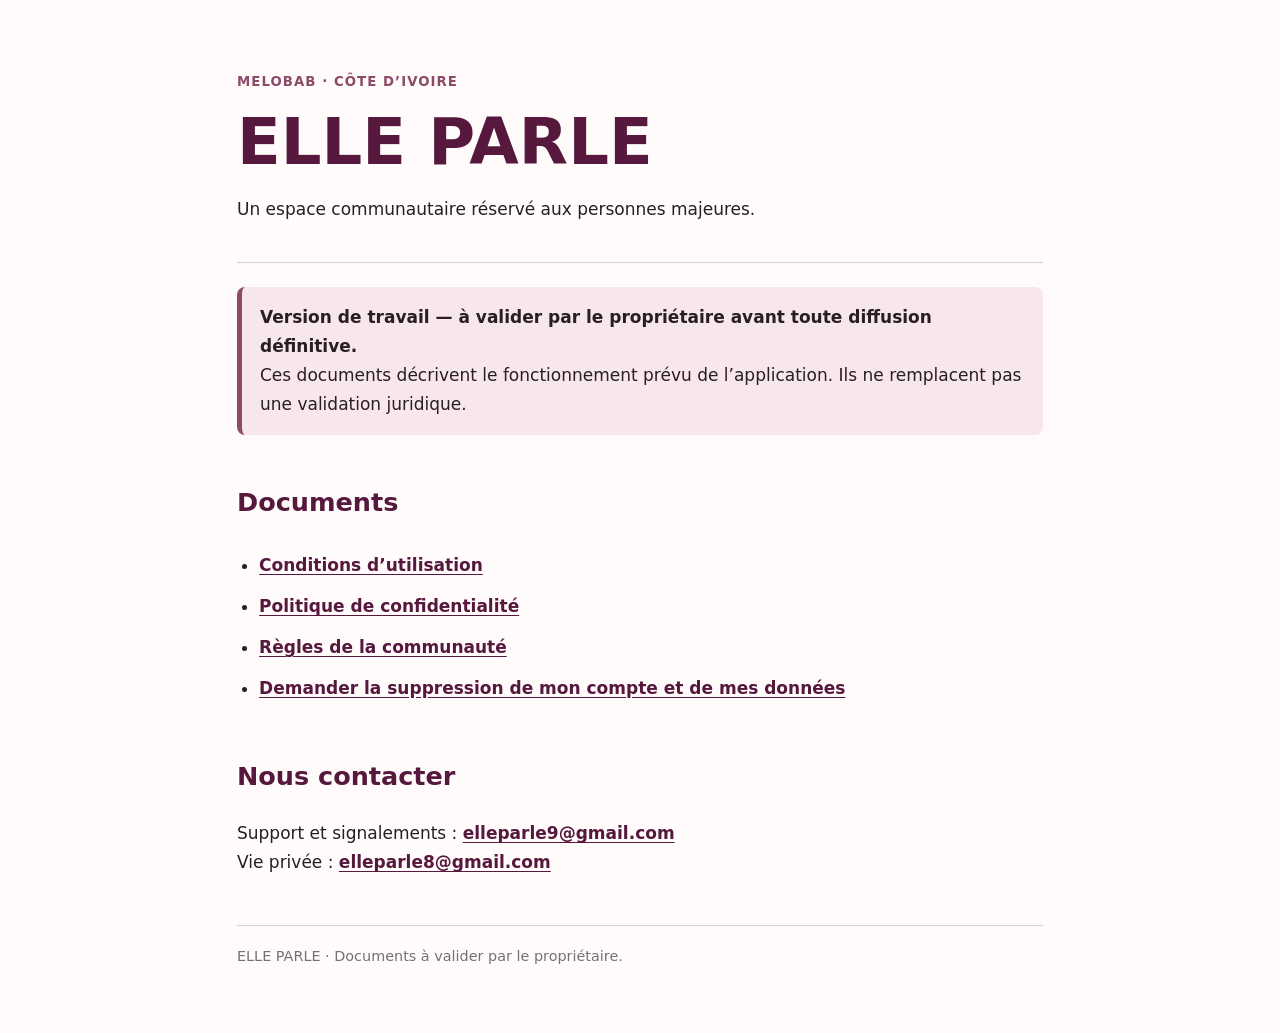
<file: index.html>
<!doctype html>
<html lang="fr">
<head>
  <meta charset="utf-8"><meta name="viewport" content="width=device-width, initial-scale=1">
  <meta name="description" content="Documents et demandes de confidentialité de l’application ELLE PARLE.">
  <title>ELLE PARLE — informations officielles</title>
  <link rel="stylesheet" href="style.css">
</head>
<body>
  <main class="wrap">
    <header><p class="eyebrow">MELOBAB · Côte d’Ivoire</p><h1>ELLE PARLE</h1><p>Un espace communautaire réservé aux personnes majeures.</p></header>
    <aside class="draft"><strong>Version de travail — à valider par le propriétaire avant toute diffusion définitive.</strong><br>Ces documents décrivent le fonctionnement prévu de l’application. Ils ne remplacent pas une validation juridique.</aside>
    <section><h2>Documents</h2><ul class="links">
      <li><a href="conditions.html">Conditions d’utilisation</a></li>
      <li><a href="confidentialite.html">Politique de confidentialité</a></li>
      <li><a href="communaute.html">Règles de la communauté</a></li>
      <li><a href="suppression.html">Demander la suppression de mon compte et de mes données</a></li>
    </ul></section>
    <section><h2>Nous contacter</h2><p>Support et signalements : <a href="mailto:elleparle9@gmail.com">elleparle9@gmail.com</a><br>Vie privée : <a href="mailto:elleparle8@gmail.com">elleparle8@gmail.com</a></p></section>
    <footer>ELLE PARLE · Documents à valider par le propriétaire.</footer>
  </main>
</body>
</html>
</file>
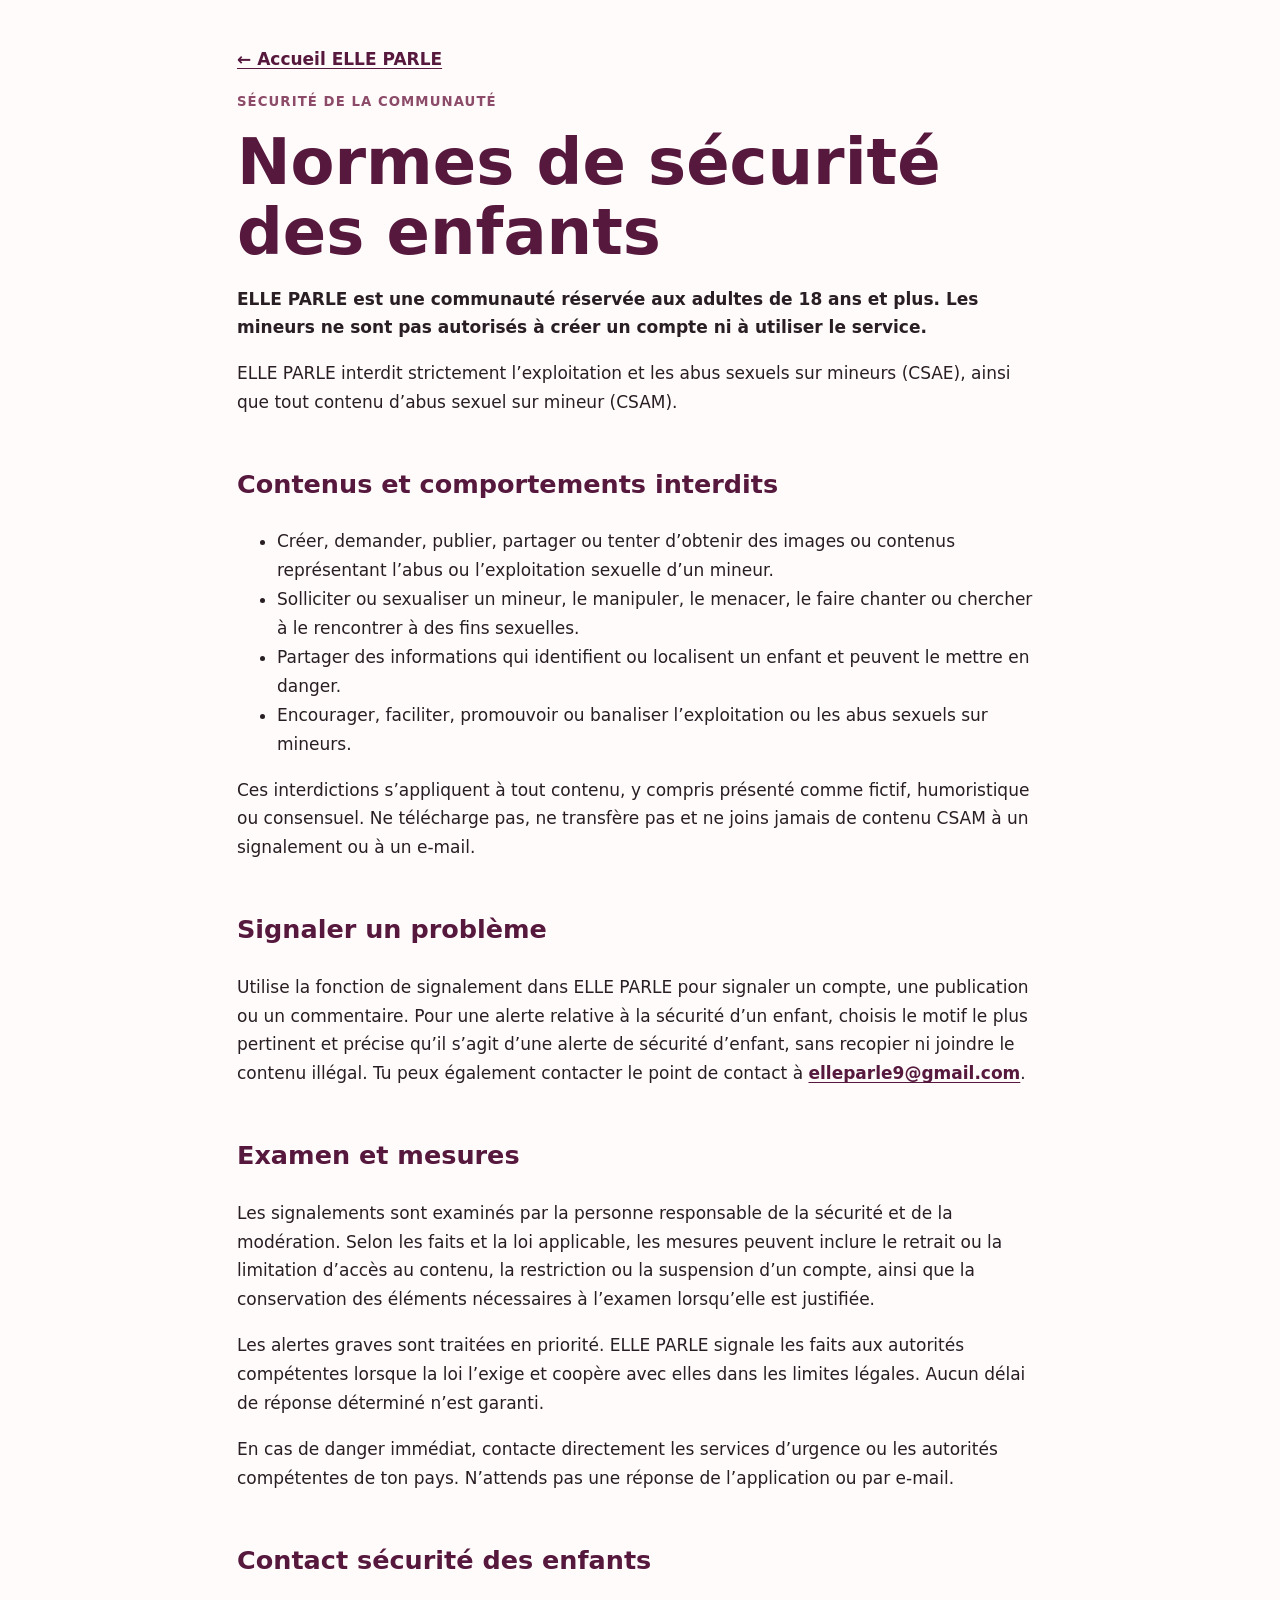
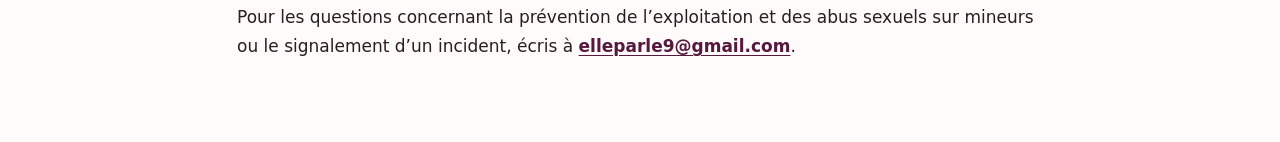
<file: communaute.html>
<!doctype html>
<html lang="fr">
<head>
  <meta charset="utf-8">
  <meta name="viewport" content="width=device-width,initial-scale=1">
  <title>Normes de sécurité des enfants — ELLE PARLE</title>
  <link rel="stylesheet" href="style.css">
</head>
<body>
<main class="wrap">
  <p><a href="index.html">← Accueil ELLE PARLE</a></p>
  <p class="eyebrow">Sécurité de la communauté</p>
  <h1>Normes de sécurité des enfants</h1>
  <p><strong>ELLE PARLE est une communauté réservée aux adultes de 18 ans et plus. Les mineurs ne sont pas autorisés à créer un compte ni à utiliser le service.</strong></p>
  <p>ELLE PARLE interdit strictement l’exploitation et les abus sexuels sur mineurs (CSAE), ainsi que tout contenu d’abus sexuel sur mineur (CSAM).</p>

  <h2>Contenus et comportements interdits</h2>
  <ul>
    <li>Créer, demander, publier, partager ou tenter d’obtenir des images ou contenus représentant l’abus ou l’exploitation sexuelle d’un mineur.</li>
    <li>Solliciter ou sexualiser un mineur, le manipuler, le menacer, le faire chanter ou chercher à le rencontrer à des fins sexuelles.</li>
    <li>Partager des informations qui identifient ou localisent un enfant et peuvent le mettre en danger.</li>
    <li>Encourager, faciliter, promouvoir ou banaliser l’exploitation ou les abus sexuels sur mineurs.</li>
  </ul>
  <p>Ces interdictions s’appliquent à tout contenu, y compris présenté comme fictif, humoristique ou consensuel. Ne télécharge pas, ne transfère pas et ne joins jamais de contenu CSAM à un signalement ou à un e-mail.</p>

  <h2>Signaler un problème</h2>
  <p>Utilise la fonction de signalement dans ELLE PARLE pour signaler un compte, une publication ou un commentaire. Pour une alerte relative à la sécurité d’un enfant, choisis le motif le plus pertinent et précise qu’il s’agit d’une alerte de sécurité d’enfant, sans recopier ni joindre le contenu illégal. Tu peux également contacter le point de contact à <a href="mailto:elleparle9@gmail.com">elleparle9@gmail.com</a>.</p>

  <h2>Examen et mesures</h2>
  <p>Les signalements sont examinés par la personne responsable de la sécurité et de la modération. Selon les faits et la loi applicable, les mesures peuvent inclure le retrait ou la limitation d’accès au contenu, la restriction ou la suspension d’un compte, ainsi que la conservation des éléments nécessaires à l’examen lorsqu’elle est justifiée.</p>
  <p>Les alertes graves sont traitées en priorité. ELLE PARLE signale les faits aux autorités compétentes lorsque la loi l’exige et coopère avec elles dans les limites légales. Aucun délai de réponse déterminé n’est garanti.</p>
  <p>En cas de danger immédiat, contacte directement les services d’urgence ou les autorités compétentes de ton pays. N’attends pas une réponse de l’application ou par e-mail.</p>

  <h2>Contact sécurité des enfants</h2>
  <p>Pour les questions concernant la prévention de l’exploitation et des abus sexuels sur mineurs ou le signalement d’un incident, écris à <a href="mailto:elleparle9@gmail.com">elleparle9@gmail.com</a>.</p>
</main>
</body>
</html>
</file>
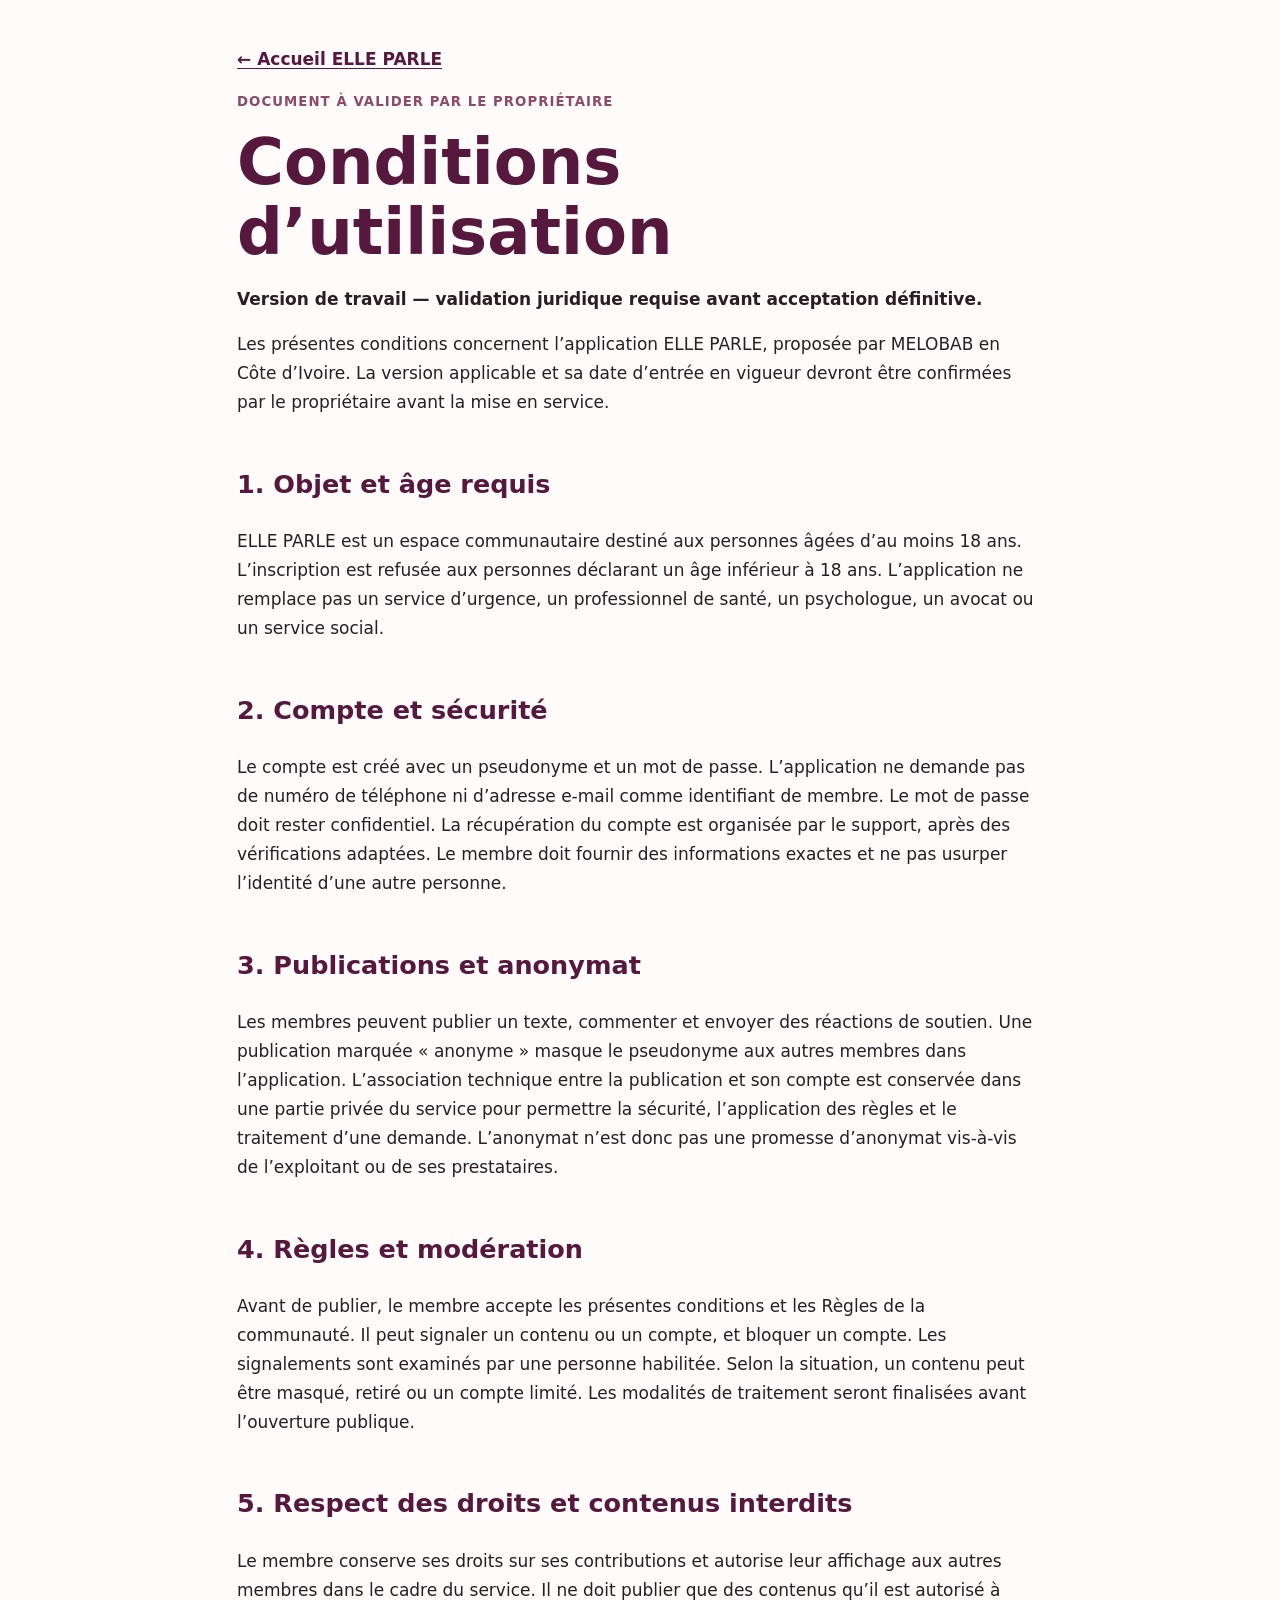
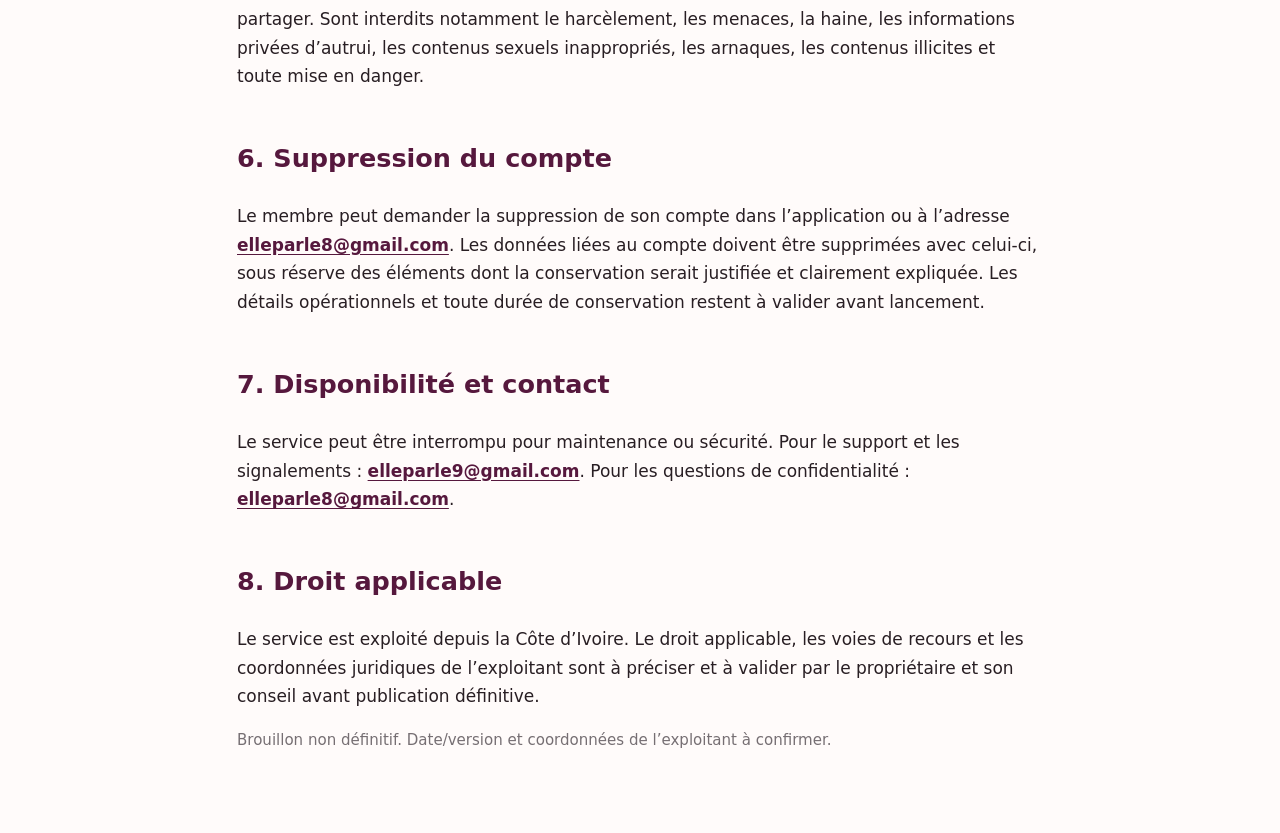
<file: conditions.html>
<!doctype html><html lang="fr"><head><meta charset="utf-8"><meta name="viewport" content="width=device-width,initial-scale=1"><title>Conditions d’utilisation — ELLE PARLE</title><link rel="stylesheet" href="style.css"></head><body><main class="wrap"><p><a href="index.html">← Accueil ELLE PARLE</a></p><p class="eyebrow">Document à valider par le propriétaire</p><h1>Conditions d’utilisation</h1><p><strong>Version de travail — validation juridique requise avant acceptation définitive.</strong></p>
<p>Les présentes conditions concernent l’application ELLE PARLE, proposée par MELOBAB en Côte d’Ivoire. La version applicable et sa date d’entrée en vigueur devront être confirmées par le propriétaire avant la mise en service.</p>
<h2>1. Objet et âge requis</h2><p>ELLE PARLE est un espace communautaire destiné aux personnes âgées d’au moins 18 ans. L’inscription est refusée aux personnes déclarant un âge inférieur à 18 ans. L’application ne remplace pas un service d’urgence, un professionnel de santé, un psychologue, un avocat ou un service social.</p>
<h2>2. Compte et sécurité</h2><p>Le compte est créé avec un pseudonyme et un mot de passe. L’application ne demande pas de numéro de téléphone ni d’adresse e-mail comme identifiant de membre. Le mot de passe doit rester confidentiel. La récupération du compte est organisée par le support, après des vérifications adaptées. Le membre doit fournir des informations exactes et ne pas usurper l’identité d’une autre personne.</p>
<h2>3. Publications et anonymat</h2><p>Les membres peuvent publier un texte, commenter et envoyer des réactions de soutien. Une publication marquée « anonyme » masque le pseudonyme aux autres membres dans l’application. L’association technique entre la publication et son compte est conservée dans une partie privée du service pour permettre la sécurité, l’application des règles et le traitement d’une demande. L’anonymat n’est donc pas une promesse d’anonymat vis-à-vis de l’exploitant ou de ses prestataires.</p>
<h2>4. Règles et modération</h2><p>Avant de publier, le membre accepte les présentes conditions et les Règles de la communauté. Il peut signaler un contenu ou un compte, et bloquer un compte. Les signalements sont examinés par une personne habilitée. Selon la situation, un contenu peut être masqué, retiré ou un compte limité. Les modalités de traitement seront finalisées avant l’ouverture publique.</p>
<h2>5. Respect des droits et contenus interdits</h2><p>Le membre conserve ses droits sur ses contributions et autorise leur affichage aux autres membres dans le cadre du service. Il ne doit publier que des contenus qu’il est autorisé à partager. Sont interdits notamment le harcèlement, les menaces, la haine, les informations privées d’autrui, les contenus sexuels inappropriés, les arnaques, les contenus illicites et toute mise en danger.</p>
<h2>6. Suppression du compte</h2><p>Le membre peut demander la suppression de son compte dans l’application ou à l’adresse <a href="mailto:elleparle8@gmail.com">elleparle8@gmail.com</a>. Les données liées au compte doivent être supprimées avec celui-ci, sous réserve des éléments dont la conservation serait justifiée et clairement expliquée. Les détails opérationnels et toute durée de conservation restent à valider avant lancement.</p>
<h2>7. Disponibilité et contact</h2><p>Le service peut être interrompu pour maintenance ou sécurité. Pour le support et les signalements : <a href="mailto:elleparle9@gmail.com">elleparle9@gmail.com</a>. Pour les questions de confidentialité : <a href="mailto:elleparle8@gmail.com">elleparle8@gmail.com</a>.</p>
<h2>8. Droit applicable</h2><p>Le service est exploité depuis la Côte d’Ivoire. Le droit applicable, les voies de recours et les coordonnées juridiques de l’exploitant sont à préciser et à valider par le propriétaire et son conseil avant publication définitive.</p><p class="note">Brouillon non définitif. Date/version et coordonnées de l’exploitant à confirmer.</p></main></body></html>
</file>
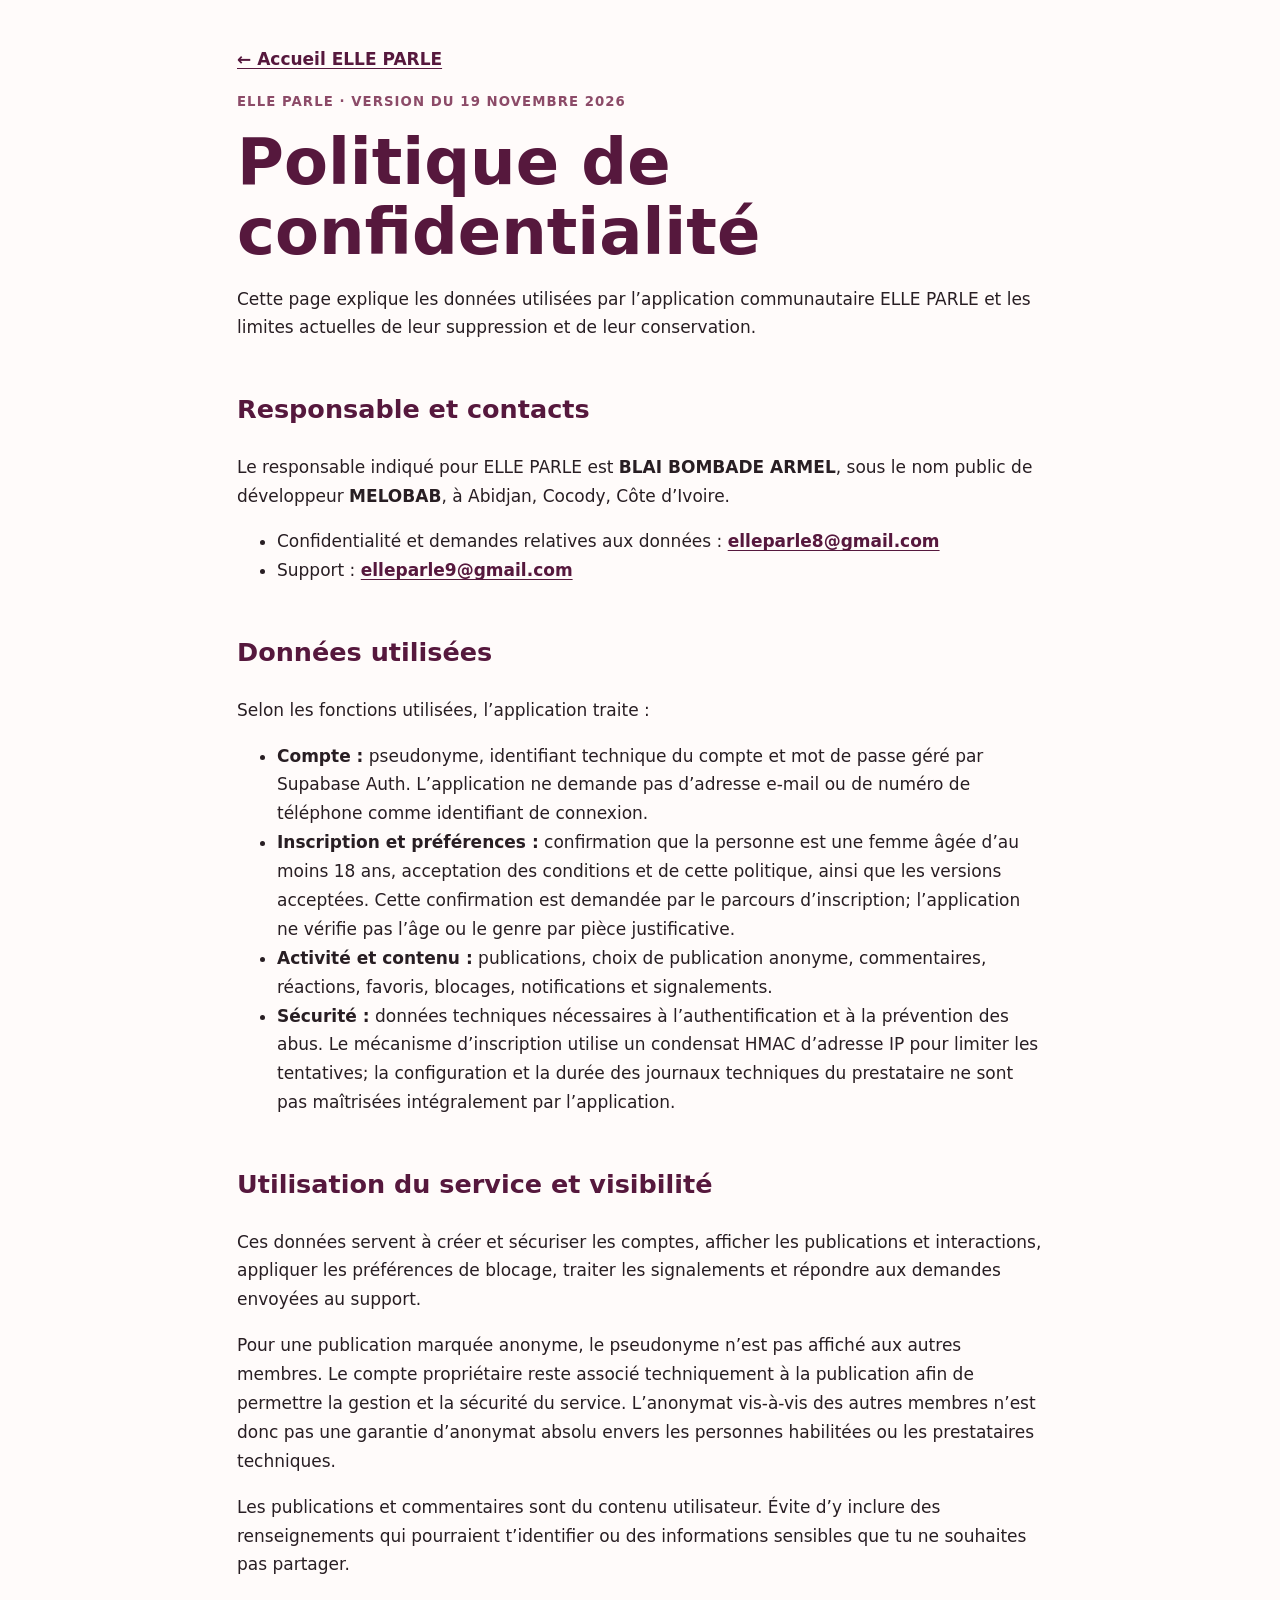
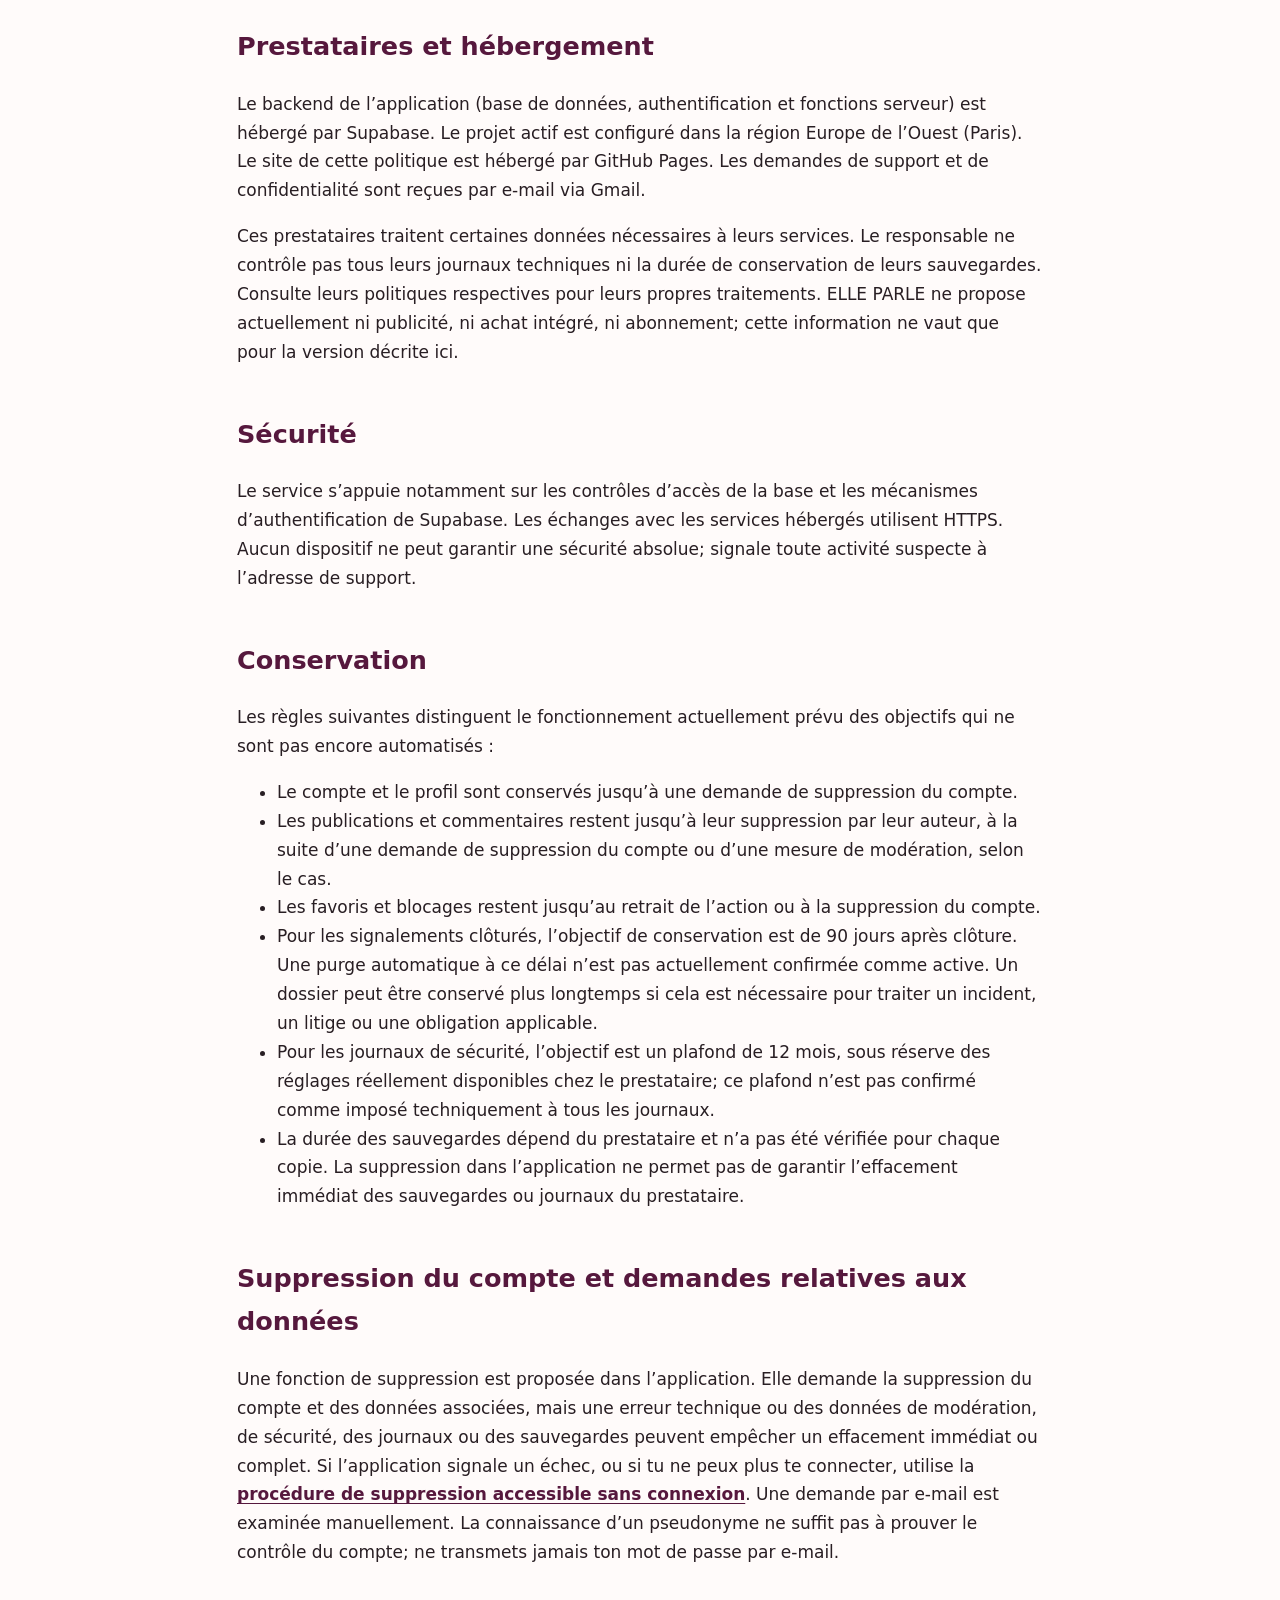
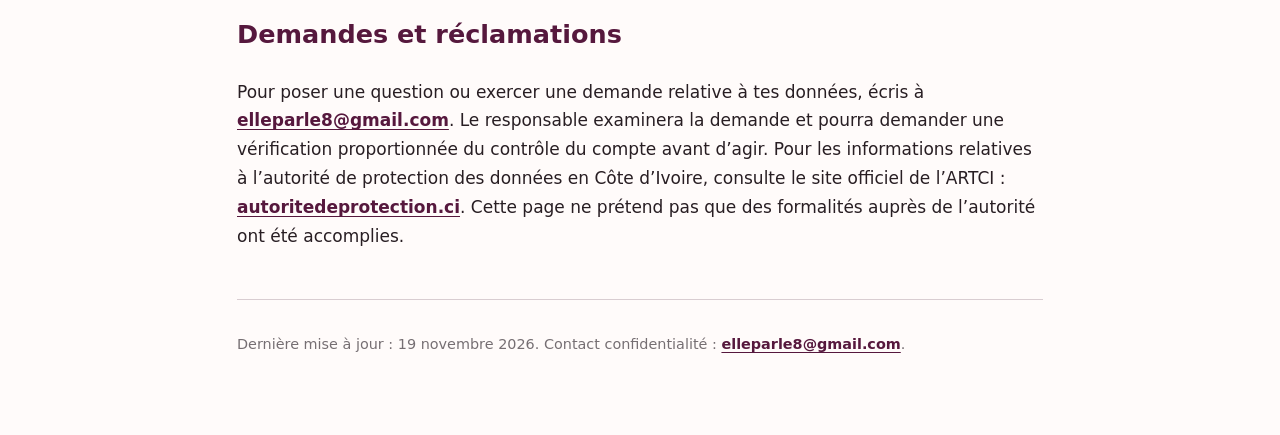
<file: confidentialite.html>
<!doctype html>
<html lang="fr">
<head>
  <meta charset="utf-8">
  <meta name="viewport" content="width=device-width, initial-scale=1">
  <meta name="description" content="Politique de confidentialité de l’application ELLE PARLE.">
  <title>Politique de confidentialité — ELLE PARLE</title>
  <link rel="stylesheet" href="style.css">
</head>
<body>
<main class="wrap">
  <p><a href="index.html">← Accueil ELLE PARLE</a></p>
  <p class="eyebrow">ELLE PARLE · Version du 19 novembre 2026</p>
  <h1>Politique de confidentialité</h1>
  <p>Cette page explique les données utilisées par l’application communautaire ELLE PARLE et les limites actuelles de leur suppression et de leur conservation.</p>

  <h2>Responsable et contacts</h2>
  <p>Le responsable indiqué pour ELLE PARLE est <strong>BLAI BOMBADE ARMEL</strong>, sous le nom public de développeur <strong>MELOBAB</strong>, à Abidjan, Cocody, Côte d’Ivoire.</p>
  <ul>
    <li>Confidentialité et demandes relatives aux données : <a href="mailto:elleparle8@gmail.com">elleparle8@gmail.com</a></li>
    <li>Support : <a href="mailto:elleparle9@gmail.com">elleparle9@gmail.com</a></li>
  </ul>

  <h2>Données utilisées</h2>
  <p>Selon les fonctions utilisées, l’application traite :</p>
  <ul>
    <li><strong>Compte :</strong> pseudonyme, identifiant technique du compte et mot de passe géré par Supabase Auth. L’application ne demande pas d’adresse e-mail ou de numéro de téléphone comme identifiant de connexion.</li>
    <li><strong>Inscription et préférences :</strong> confirmation que la personne est une femme âgée d’au moins 18 ans, acceptation des conditions et de cette politique, ainsi que les versions acceptées. Cette confirmation est demandée par le parcours d’inscription; l’application ne vérifie pas l’âge ou le genre par pièce justificative.</li>
    <li><strong>Activité et contenu :</strong> publications, choix de publication anonyme, commentaires, réactions, favoris, blocages, notifications et signalements.</li>
    <li><strong>Sécurité :</strong> données techniques nécessaires à l’authentification et à la prévention des abus. Le mécanisme d’inscription utilise un condensat HMAC d’adresse IP pour limiter les tentatives; la configuration et la durée des journaux techniques du prestataire ne sont pas maîtrisées intégralement par l’application.</li>
  </ul>

  <h2>Utilisation du service et visibilité</h2>
  <p>Ces données servent à créer et sécuriser les comptes, afficher les publications et interactions, appliquer les préférences de blocage, traiter les signalements et répondre aux demandes envoyées au support.</p>
  <p>Pour une publication marquée anonyme, le pseudonyme n’est pas affiché aux autres membres. Le compte propriétaire reste associé techniquement à la publication afin de permettre la gestion et la sécurité du service. L’anonymat vis-à-vis des autres membres n’est donc pas une garantie d’anonymat absolu envers les personnes habilitées ou les prestataires techniques.</p>
  <p>Les publications et commentaires sont du contenu utilisateur. Évite d’y inclure des renseignements qui pourraient t’identifier ou des informations sensibles que tu ne souhaites pas partager.</p>

  <h2>Prestataires et hébergement</h2>
  <p>Le backend de l’application (base de données, authentification et fonctions serveur) est hébergé par Supabase. Le projet actif est configuré dans la région Europe de l’Ouest (Paris). Le site de cette politique est hébergé par GitHub Pages. Les demandes de support et de confidentialité sont reçues par e-mail via Gmail.</p>
  <p>Ces prestataires traitent certaines données nécessaires à leurs services. Le responsable ne contrôle pas tous leurs journaux techniques ni la durée de conservation de leurs sauvegardes. Consulte leurs politiques respectives pour leurs propres traitements. ELLE PARLE ne propose actuellement ni publicité, ni achat intégré, ni abonnement; cette information ne vaut que pour la version décrite ici.</p>

  <h2>Sécurité</h2>
  <p>Le service s’appuie notamment sur les contrôles d’accès de la base et les mécanismes d’authentification de Supabase. Les échanges avec les services hébergés utilisent HTTPS. Aucun dispositif ne peut garantir une sécurité absolue; signale toute activité suspecte à l’adresse de support.</p>

  <h2>Conservation</h2>
  <p>Les règles suivantes distinguent le fonctionnement actuellement prévu des objectifs qui ne sont pas encore automatisés :</p>
  <ul>
    <li>Le compte et le profil sont conservés jusqu’à une demande de suppression du compte.</li>
    <li>Les publications et commentaires restent jusqu’à leur suppression par leur auteur, à la suite d’une demande de suppression du compte ou d’une mesure de modération, selon le cas.</li>
    <li>Les favoris et blocages restent jusqu’au retrait de l’action ou à la suppression du compte.</li>
    <li>Pour les signalements clôturés, l’objectif de conservation est de 90 jours après clôture. Une purge automatique à ce délai n’est pas actuellement confirmée comme active. Un dossier peut être conservé plus longtemps si cela est nécessaire pour traiter un incident, un litige ou une obligation applicable.</li>
    <li>Pour les journaux de sécurité, l’objectif est un plafond de 12 mois, sous réserve des réglages réellement disponibles chez le prestataire; ce plafond n’est pas confirmé comme imposé techniquement à tous les journaux.</li>
    <li>La durée des sauvegardes dépend du prestataire et n’a pas été vérifiée pour chaque copie. La suppression dans l’application ne permet pas de garantir l’effacement immédiat des sauvegardes ou journaux du prestataire.</li>
  </ul>

  <h2>Suppression du compte et demandes relatives aux données</h2>
  <p>Une fonction de suppression est proposée dans l’application. Elle demande la suppression du compte et des données associées, mais une erreur technique ou des données de modération, de sécurité, des journaux ou des sauvegardes peuvent empêcher un effacement immédiat ou complet. Si l’application signale un échec, ou si tu ne peux plus te connecter, utilise la <a href="suppression.html">procédure de suppression accessible sans connexion</a>. Une demande par e-mail est examinée manuellement. La connaissance d’un pseudonyme ne suffit pas à prouver le contrôle du compte; ne transmets jamais ton mot de passe par e-mail.</p>

  <h2>Demandes et réclamations</h2>
  <p>Pour poser une question ou exercer une demande relative à tes données, écris à <a href="mailto:elleparle8@gmail.com">elleparle8@gmail.com</a>. Le responsable examinera la demande et pourra demander une vérification proportionnée du contrôle du compte avant d’agir. Pour les informations relatives à l’autorité de protection des données en Côte d’Ivoire, consulte le site officiel de l’ARTCI : <a href="https://www.autoritedeprotection.ci/">autoritedeprotection.ci</a>. Cette page ne prétend pas que des formalités auprès de l’autorité ont été accomplies.</p>

  <footer><p>Dernière mise à jour : 19 novembre 2026. Contact confidentialité : <a href="mailto:elleparle8@gmail.com">elleparle8@gmail.com</a>.</p></footer>
</main>
</body>
</html>
</file>
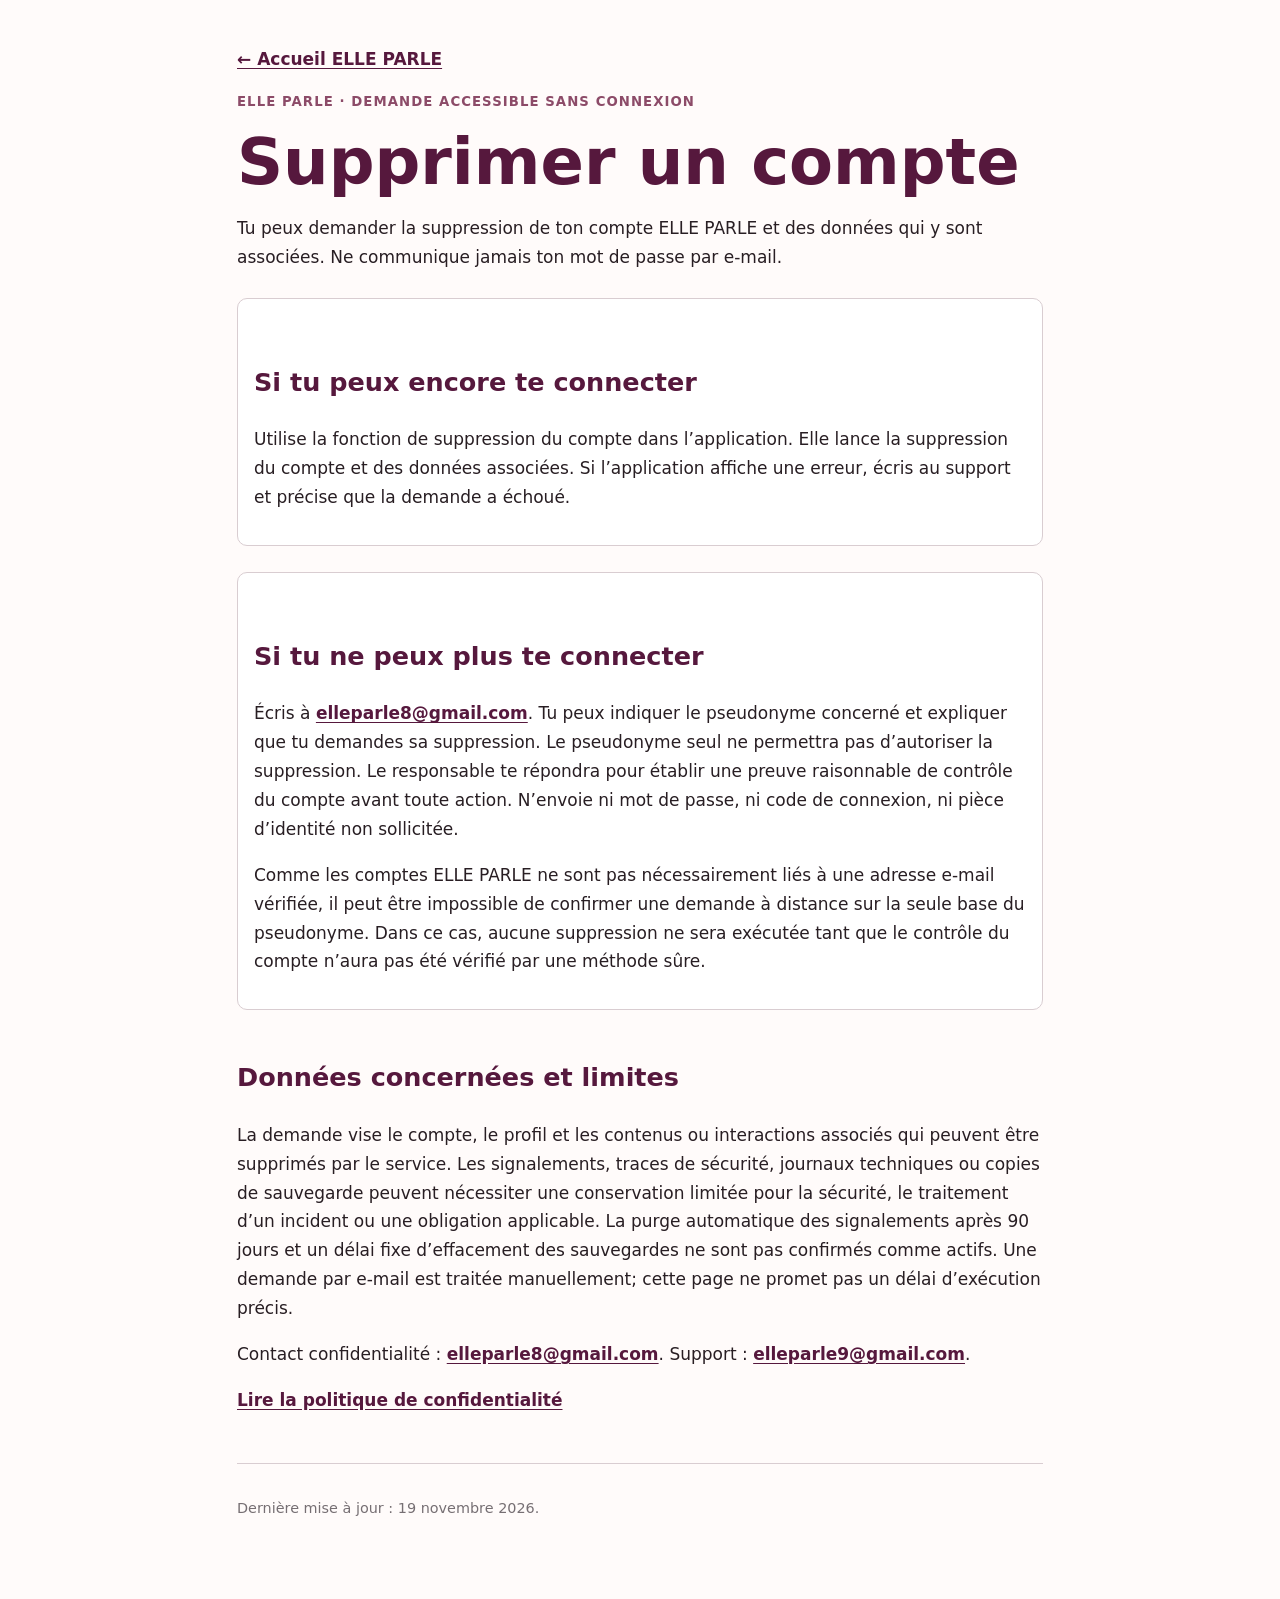
<file: suppression.html>
<!doctype html>
<html lang="fr">
<head>
  <meta charset="utf-8">
  <meta name="viewport" content="width=device-width, initial-scale=1">
  <meta name="description" content="Procédure de demande de suppression d’un compte ELLE PARLE.">
  <title>Suppression du compte — ELLE PARLE</title>
  <link rel="stylesheet" href="style.css">
</head>
<body>
<main class="wrap">
  <p><a href="index.html">← Accueil ELLE PARLE</a></p>
  <p class="eyebrow">ELLE PARLE · Demande accessible sans connexion</p>
  <h1>Supprimer un compte</h1>
  <p>Tu peux demander la suppression de ton compte ELLE PARLE et des données qui y sont associées. Ne communique jamais ton mot de passe par e-mail.</p>

  <section class="box">
    <h2>Si tu peux encore te connecter</h2>
    <p>Utilise la fonction de suppression du compte dans l’application. Elle lance la suppression du compte et des données associées. Si l’application affiche une erreur, écris au support et précise que la demande a échoué.</p>
  </section>

  <section class="box">
    <h2>Si tu ne peux plus te connecter</h2>
    <p>Écris à <a href="mailto:elleparle8@gmail.com?subject=Demande%20de%20suppression%20ELLE%20PARLE">elleparle8@gmail.com</a>. Tu peux indiquer le pseudonyme concerné et expliquer que tu demandes sa suppression. Le pseudonyme seul ne permettra pas d’autoriser la suppression. Le responsable te répondra pour établir une preuve raisonnable de contrôle du compte avant toute action. N’envoie ni mot de passe, ni code de connexion, ni pièce d’identité non sollicitée.</p>
    <p>Comme les comptes ELLE PARLE ne sont pas nécessairement liés à une adresse e-mail vérifiée, il peut être impossible de confirmer une demande à distance sur la seule base du pseudonyme. Dans ce cas, aucune suppression ne sera exécutée tant que le contrôle du compte n’aura pas été vérifié par une méthode sûre.</p>
  </section>

  <h2>Données concernées et limites</h2>
  <p>La demande vise le compte, le profil et les contenus ou interactions associés qui peuvent être supprimés par le service. Les signalements, traces de sécurité, journaux techniques ou copies de sauvegarde peuvent nécessiter une conservation limitée pour la sécurité, le traitement d’un incident ou une obligation applicable. La purge automatique des signalements après 90 jours et un délai fixe d’effacement des sauvegardes ne sont pas confirmés comme actifs. Une demande par e-mail est traitée manuellement; cette page ne promet pas un délai d’exécution précis.</p>
  <p>Contact confidentialité : <a href="mailto:elleparle8@gmail.com">elleparle8@gmail.com</a>. Support : <a href="mailto:elleparle9@gmail.com">elleparle9@gmail.com</a>.</p>
  <p><a href="confidentialite.html">Lire la politique de confidentialité</a></p>
  <footer><p>Dernière mise à jour : 19 novembre 2026.</p></footer>
</main>
</body>
</html>
</file>
<file: style.css>
:root{color-scheme:light;--plum:#56183d;--berry:#8c4b68;--blush:#f8e6ed;--ink:#281e23;--muted:#766f73;--line:#d9cdd1}*{box-sizing:border-box}body{margin:0;background:#fffbfa;color:var(--ink);font:17px/1.7 system-ui,-apple-system,"Segoe UI",sans-serif}.wrap{max-width:850px;margin:0 auto;padding:28px 22px 64px}header{padding:30px 0 22px;border-bottom:1px solid var(--line)}h1{font-size:clamp(2.3rem,7vw,4rem);line-height:1.1;color:var(--plum);margin:.2em 0}.eyebrow{font-weight:700;letter-spacing:.08em;text-transform:uppercase;color:var(--berry);font-size:.83rem}h2{color:var(--plum);margin-top:1.8em}h3{margin-top:1.5em;color:var(--berry)}a{color:var(--plum);font-weight:650;text-underline-offset:3px}.draft{margin:24px 0;padding:16px 18px;border-left:5px solid var(--berry);border-radius:8px;background:var(--blush)}.links{padding-left:1.3em}.links li{padding:6px 0}section{margin:26px 0}footer{margin-top:48px;padding-top:18px;border-top:1px solid var(--line);font-size:.9rem;color:var(--muted)}.actions{display:flex;flex-wrap:wrap;gap:12px;margin:20px 0}.button{display:inline-block;padding:11px 16px;background:var(--plum);color:white;text-decoration:none;border-radius:8px}.note{color:var(--muted);font-size:.94rem}.box{padding:16px;background:white;border:1px solid var(--line);border-radius:10px}label{display:block;margin:14px 0 6px}input,textarea{font:inherit;width:100%;padding:11px;border:1px solid var(--line);border-radius:7px}textarea{min-height:100px}button{font:inherit;cursor:pointer}
</file>
